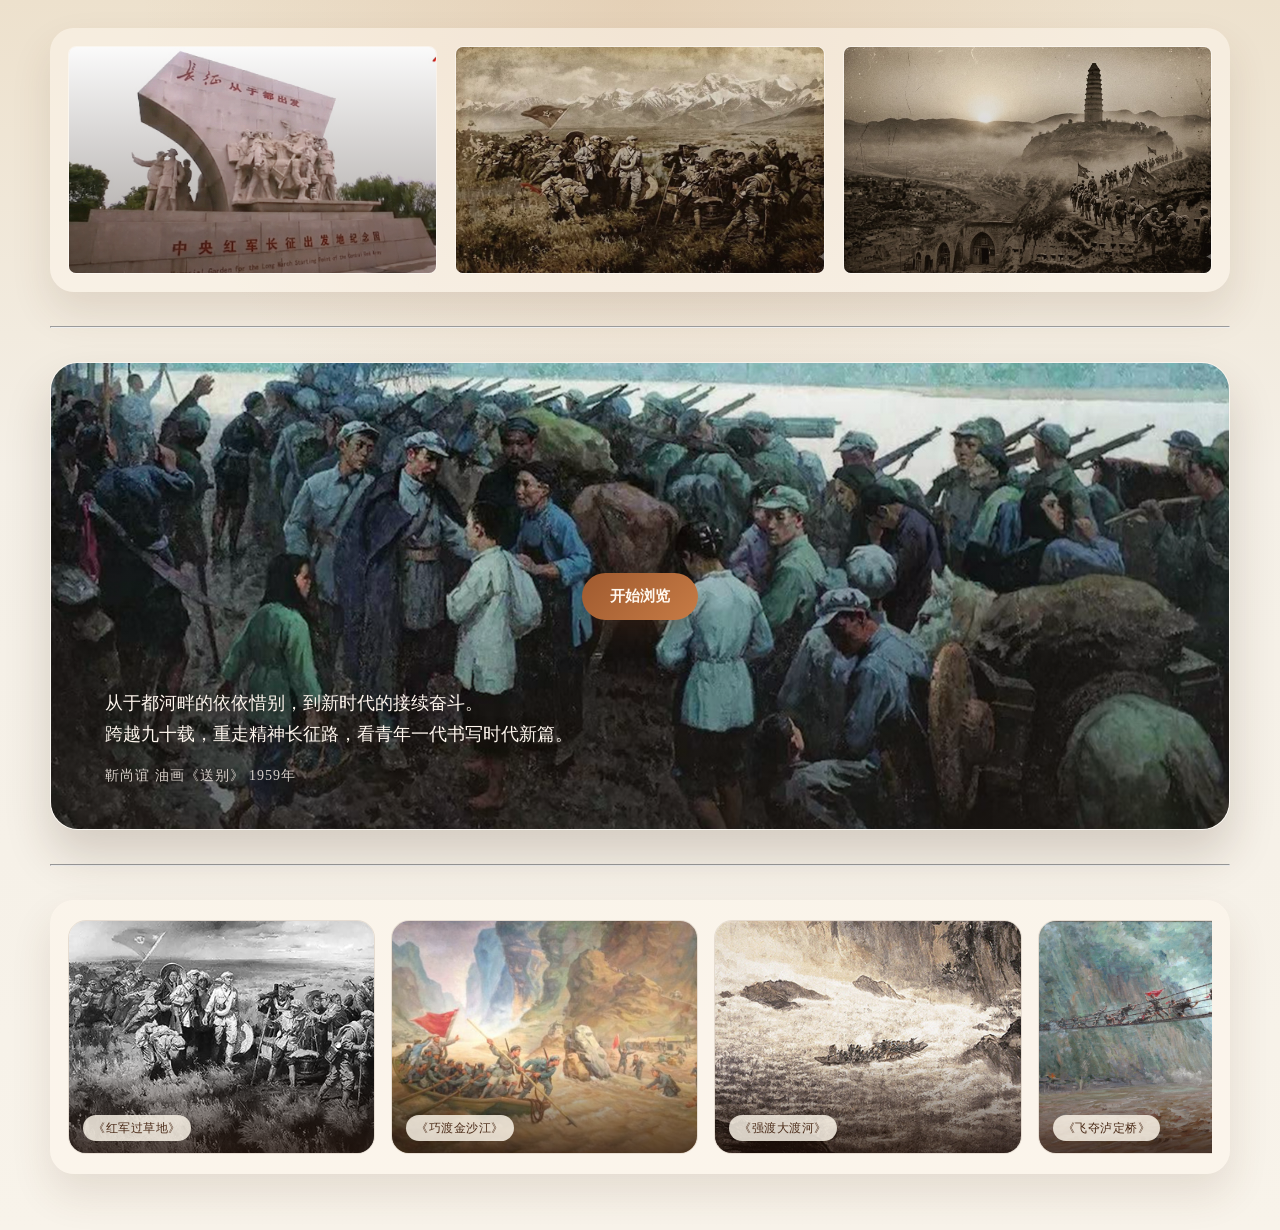
<file: index.html>
<!DOCTYPE html>
<html lang="zh-CN">
<head>
    <meta charset="UTF-8">
    <meta name="viewport" content="width=device-width, initial-scale=1.0">
    <title>历史作业开始页</title>
    <link rel="stylesheet" href="css/index.css">
</head>
<body>
    <main class="home">
        <section class="home-top-gallery">
            <div class="home-top-card">
                <img src="resources\img\长征出发.jpg" alt="顶部图片 1">
            </div>
            <div class="home-top-card">
                <img src="resources\img\途中.jpg" alt="顶部图片 2">
            </div>
            <div class="home-top-card">
                <img src="resources\img\宝塔山晨曦.jpg" alt="顶部图片 3">
            </div>
        </section>

        <hr>

        <section class="home-middle">
            <article>
                <img src="resources\img\送别.jpg" alt="中部图片展示">
                <p>从于都河畔的依依惜别，到新时代的接续奋斗。<br>
                    跨越九十载，重走精神长征路，看青年一代书写时代新篇。
                </p>
                <footer>靳尚谊 油画《送别》 1959年</footer>
                <div class="home-middle-button">
                    <button type="button" onclick="window.location.href='page2.html'">开始浏览</button>
                </div>
            </article>
        </section>

        <hr>

        <section class="scroll-section">
            <div class="scroll-wrap">
                <div class="scroll-track">
                    <div class="scroll-item">
                        <img src="resources\img\红军过草地.png" alt="滚动图片 1">
                        <span>《红军过草地》</span>
                    </div> <!--https://www.12371.cn/2024/11/19/ARTI1731979792927993.shtml -->
                    <div class="scroll-item">
                        <img src="resources\img\巧渡金沙江.jpg" alt="滚动图片 2">
                        <span>《巧渡金沙江》</span>
                    </div> <!--https://www.12371.cn/2021/10/21/ARTI1634810104798403.shtml -->
                    <div class="scroll-item">
                        <img src="resources\img\强渡大渡河.jpg" alt="滚动图片 3">
                        <span>《强渡大渡河》</span>
                    </div>
                    <div class="scroll-item">
                        <img src="resources\img\飞夺泸定桥.png" alt="滚动图片 4">
                        <span>《飞夺泸定桥》</span>
                    </div>
                    <div class="scroll-item">
                        <img src="resources\img\红军过雪山.jpg" alt="滚动图片 5">
                        <span>《红军过雪山》 </span>
                    </div>
                    <div class="scroll-item">
                        <img src="resources\img\三大主力军会师.jpg" alt="滚动图片 6">
                        <span>《红军三大主力会师》</span>
                    </div>
                    <div class="scroll-item">
                        <img src="resources\img\红军过草地.png" alt="滚动图片 1 复制">
                        <span>《红军过草地》</span>
                    </div>
                    <div class="scroll-item">
                        <img src="resources\img\巧渡金沙江.jpg" alt="滚动图片 2 复制">
                        <span>《巧渡金沙江》</span>
                    </div>
                    <div class="scroll-item">
                        <img src="resources\img\强渡大渡河.jpg" alt="滚动图片 3 复制">
                        <span>《强渡大渡河》</span>
                    </div>
                    <div class="scroll-item">
                        <img src="resources\img\飞夺泸定桥.png" alt="滚动图片 4 复制">
                        <span>《飞夺泸定桥》</span>
                    </div>
                    <div class="scroll-item">
                        <img src="resources\img\红军过雪山.jpg" alt="滚动图片 5 复制">
                        <span>《红军过雪山》 </span>
                    </div>
                    <div class="scroll-item">
                        <img src="resources\img\三大主力军会师.jpg" alt="滚动图片 6 复制">
                        <span>《红军三大主力会师》</span>
                    </div>
                </div>
            </div>
        </section>
    </main>
    <script src="js/index.js"></script>
</body>
</html>
</file>
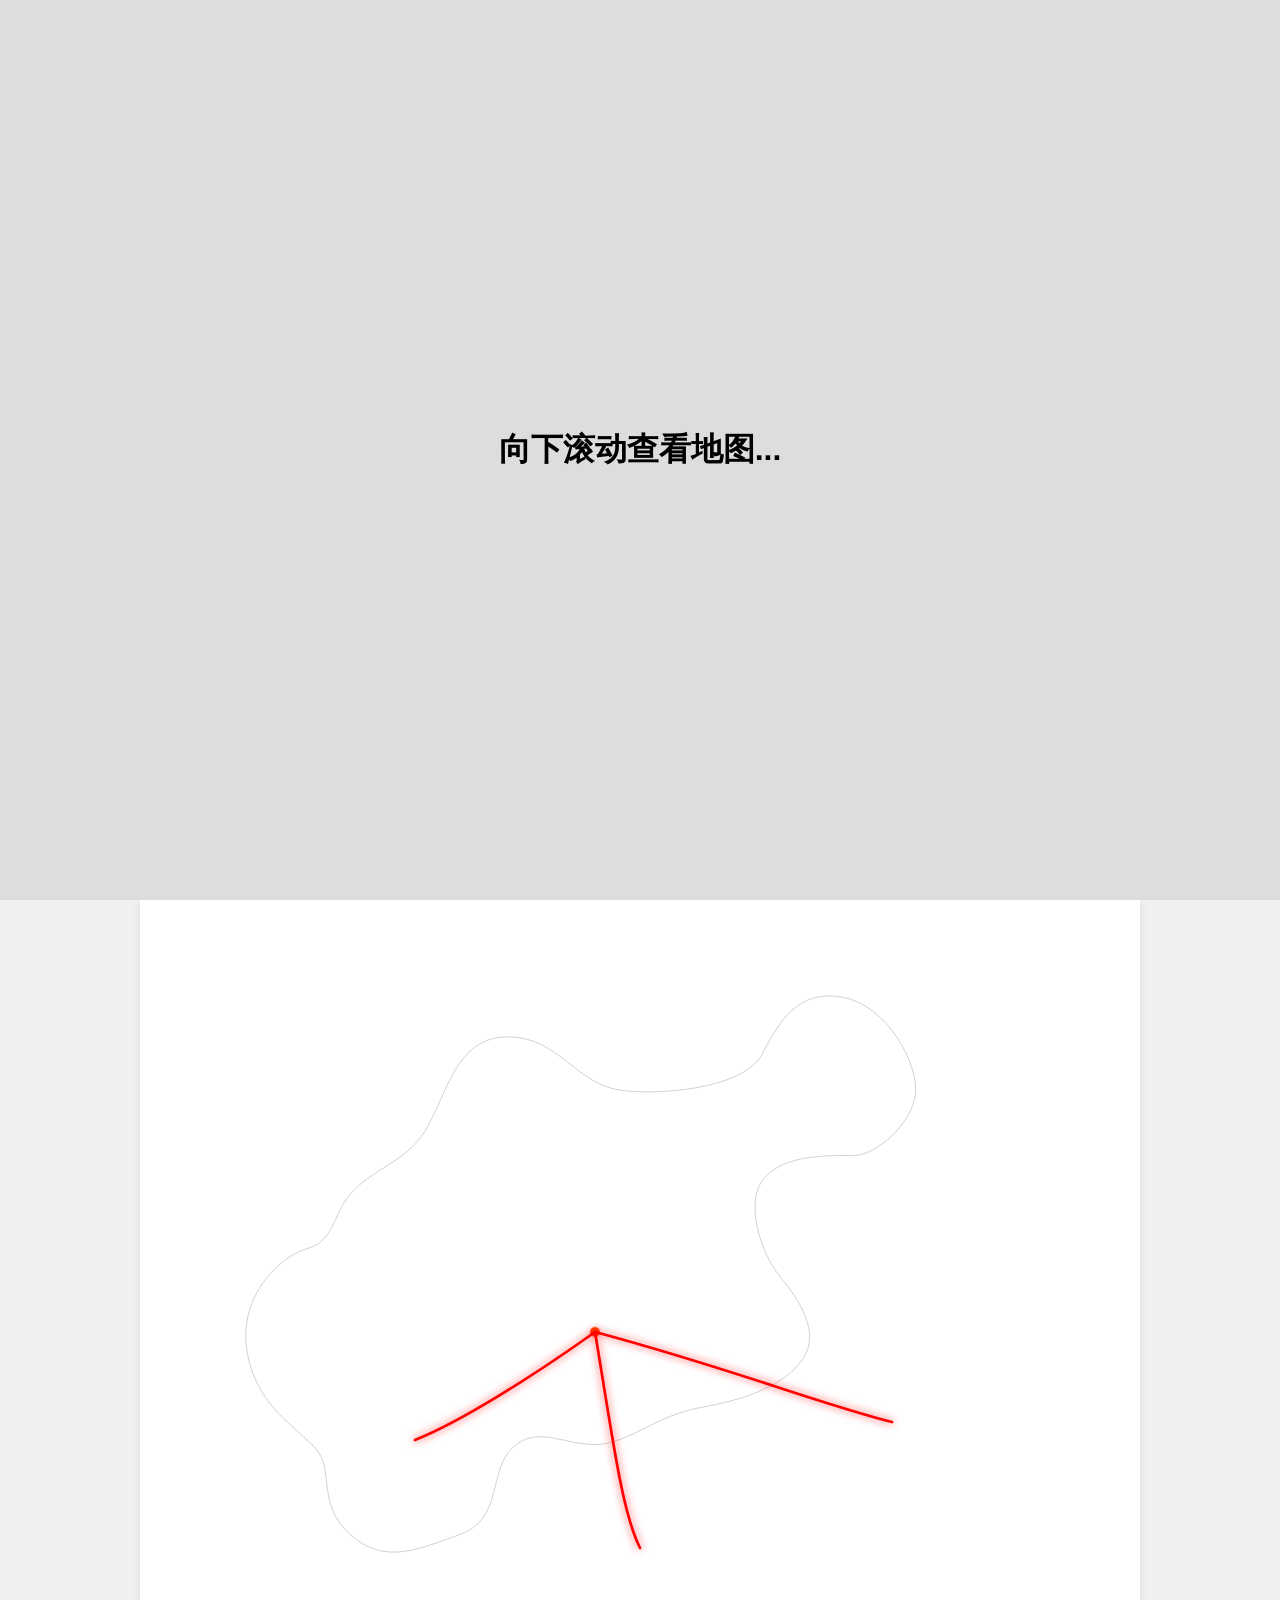
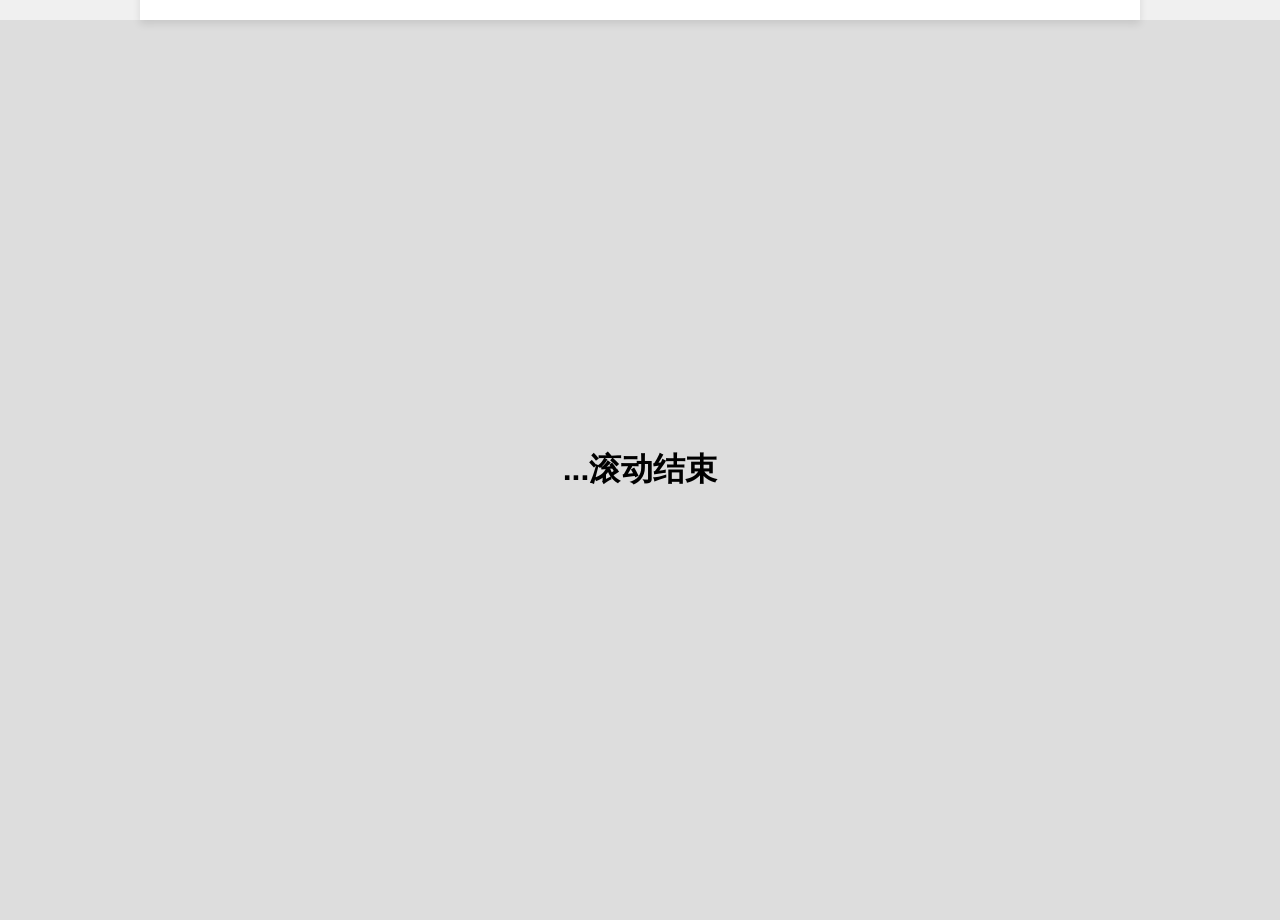
<file: test.html>
<!DOCTYPE html>
<html lang="zh">
<head>
    <meta charset="UTF-8">
    <meta name="viewport" content="width=device-width, initial-scale=1.0">
    <title>红军会师 - 中国地图动画</title>
    <style>
        body {
            margin: 0;
            padding: 0;
            font-family: sans-serif;
            background-color: #f0f0f0;
            display: flex;
            flex-direction: column;
            align-items: center;
        }

        /* 用于占位，模拟用户滚动 */
        .spacer {
            height: 100vh;
            width: 100%;
            display: flex;
            justify-content: center;
            align-items: center;
            background-color: #ddd;
        }

        /* 地图容器 */
        #map-container {
            width: 80%; /* 调整地图大小 */
            max-width: 1000px;
            height: 80vh; /* 地图区域高度 */
            position: relative;
            background-color: #fff;
            box-shadow: 0 4px 8px rgba(0,0,0,0.1);
            overflow: hidden; /* 裁剪发光效果 */
            display: flex;
            justify-content: center;
            align-items: center;
        }

        /* SVG 地图样式 */
        #china-map {
            width: 100%;
            height: 100%;
        }

        /* 地图轮廓样式 - 抽象线条 */
        .map-outline {
            fill: none;
            stroke: #ccc;
            stroke-width: 1;
        }

        /* 方面军路线基础样式 - 红色发光 */
        .army-line {
            fill: none;
            stroke: red;
            stroke-width: 3;
            stroke-linecap: round;
            filter: drop-shadow(0 0 5px rgba(255, 0, 0, 0.8)); /* 红色发光 */
            /* 初始状态：通过 stroke-dashoffset 隐藏 */
            stroke-dasharray: 1000;
            stroke-dashoffset: 1000;
            opacity: 0;
            transition: opacity 0.3s ease;
        }

        /* 当动画开始时，线条可见 */
        .animate-lines .army-line {
            opacity: 1;
        }

        /* 会宁点位 */
        #huining-marker {
            fill: #ff4500;
            stroke: #fff;
            stroke-width: 1;
        }

        /* 金色光芒爆裂效果 */
        #golden-burst {
            position: absolute;
            width: 50px; /* 初始大小 */
            height: 50px;
            background: radial-gradient(circle, rgba(255,215,0,1) 0%, rgba(255,165,0,0) 70%);
            border-radius: 50%;
            transform: translate(-50%, -50%) scale(0); /* 居中并缩小 */
            opacity: 0;
            filter: blur(5px) drop-shadow(0 0 15px rgba(255, 215, 0, 1));
            pointer-events: none; /* 防止遮挡交互 */
        }

        /* 金色光芒爆裂动画 */
        @keyframes burstAnimation {
            0% { transform: translate(-50%, -50%) scale(0); opacity: 1; }
            50% { transform: translate(-50%, -50%) scale(10); opacity: 1; filter: blur(2px) drop-shadow(0 0 30px rgba(255, 215, 0, 1)); }
            100% { transform: translate(-50%, -50%) scale(20); opacity: 0; }
        }

        /* 触发动画的类 */
        .trigger-burst #golden-burst {
            animation: burstAnimation 1.5s ease-out forwards;
        }

    </style>
</head>
<body>

    <div class="spacer">
        <h1>向下滚动查看地图...</h1>
    </div>

    <div id="map-container">
        <svg id="china-map" viewBox="0 0 1000 800">
            <defs>
                <filter id="strong-glow" x="-50%" y="-50%" width="200%" height="200%">
                    <feGaussianBlur stdDeviation="4" result="coloredBlur"/>
                    <feMerge>
                        <feMergeNode in="coloredBlur"/>
                        <feMergeNode in="SourceGraphic"/>
                    </feMerge>
                </filter>
            </defs>

            <path class="map-outline" d="M165,348 C185,301 236,298 261,257 C286,216 295,152 353,152 C411,152 429,207 483,212 C537,217 618,206 636,171 C654,136 675,99 725,108 C775,117 810,183 806,216 C802,249 762,284 737,284 C712,284 661,282 638,309 C615,336 635,394 656,419 C677,444 701,481 681,510 C661,539 618,555 567,564 C516,573 487,605 450,605 C413,605 385,583 358,609 C331,635 348,688 300,705 C252,722 216,739 178,705 C140,671 161,634 140,610 C119,586 78,565 65,510 C52,455 83,415 110,397 C137,379 145,395 165,348 Z" />

            <circle id="huining-marker" cx="450" cy="480" r="6" />

            <path id="army-1" class="army-line" d="M780,580 C700,560 600,520 450,480" />
            <path id="army-2" class="army-line" d="M500,720 C480,680 470,600 450,480" />
            <path id="army-4" class="army-line" d="M250,600 C300,580 380,530 450,480" />
        </svg>

        <div id="golden-burst"></div>
    </div>

    <div class="spacer">
        <h1>...滚动结束</h1>
    </div>

    <script>
        // 获取元素
        const mapContainer = document.getElementById('map-container');
        const lines = document.querySelectorAll('.army-line');
        const huiningMarker = document.getElementById('huining-marker');
        const goldenBurst = document.getElementById('golden-burst');

        // 1. 设置 SVG 线条的初始 dasharray 和 dashoffset 
        // 我们需要动态获取线条的长度
        lines.forEach(line => {
            const length = line.getTotalLength();
            // 设置一个足够大的值
            line.style.strokeDasharray = length;
            line.style.strokeDashoffset = length;
        });

        // 2. 调整金色光芒的初始位置到 SVG 会宁点位
        // 需要将 SVG 坐标转换为屏幕百分比位置
        const svg = document.getElementById('china-map');
        const point = svg.createSVGPoint();
        point.x = parseFloat(huiningMarker.getAttribute('cx'));
        point.y = parseFloat(huiningMarker.getAttribute('cy'));
        
        // CTM (Current Transformation Matrix) 提供了 SVG 坐标到屏幕坐标的转换
        const ctm = huiningMarker.getScreenCTM();
        if (ctm) {
            const screenPoint = point.matrixTransform(ctm);
            // 这里我们用绝对定位相对于容器，所以需要相对于容器的位置
            // 简单的方法是相对于容器居中，然后微调，或者直接计算相对于容器左上角的百分比
            // 下面的方法计算相对于 viewBox 的百分比，然后应用
            const viewBox = svg.viewBox.baseVal;
            const percentX = (point.x / viewBox.width) * 100;
            const percentY = (point.y / viewBox.height) * 100;
            goldenBurst.style.left = `${percentX}%`;
            goldenBurst.style.top = `${percentY}%`;
        } else {
            // 备选：如果无法获取 CTM (比如初始隐藏)，根据 viewBox 比例手动设置
            goldenBurst.style.left = '45%'; // 450 / 1000
            goldenBurst.style.top = '60%'; // 480 / 800
        }


        // 3. 定义 Intersection Observer 的回调函数
        const onIntersection = (entries, observer) => {
            entries.forEach(entry => {
                if (entry.isIntersecting) {
                    console.log('地图进入视野，开始动画');
                    // 标记线条开始动画（使其可见）
                    mapContainer.classList.add('animate-lines');

                    // 4. 开始线条蔓延动画
                    lines.forEach((line, index) => {
                        // 使用 Web Animations API 提供更精确的控制
                        line.animate(
                            [
                                { strokeDashoffset: line.getTotalLength() },
                                { strokeDashoffset: 0 }
                            ],
                            {
                                duration: 1500, // 快速蔓延，1.5秒
                                easing: 'ease-out',
                                fill: 'forwards',
                                delay: index * 100 // 可选：让三条线稍有先后，增加层次感
                            }
                        );
                    });

                    // 5. 在线条汇合后触发金色光芒爆裂
                    // 我们在最长的动画结束后触发爆裂。
                    // 这里的 1500ms 对应线条动画的 duration。
                    setTimeout(() => {
                        console.log('线条汇合，触发爆裂');
                        mapContainer.classList.add('trigger-burst');
                    }, 1500); 

                    // 动画只触发一次，之后停止观察
                    observer.unobserve(entry.target);
                }
            });
        };

        // 6. 创建 Observer 实例
        // rootMargin: '-10% 0px' 表示在进入视野 10% 后触发
        const observer = new IntersectionObserver(onIntersection, {
            root: null, // 默认使用视口
            rootMargin: '-10% 0px',
            threshold: 0.1 // 目标元素 10% 可见时触发
        });

        // 7. 开始观察地图容器
        observer.observe(mapContainer);

    </script>
</body>
</html>
</file>
<file: css/index.css>
:root {
    --bg: #f4efe6;
    --text: #2f241d;
    --accent: #9f5a2f;
    --accent-dark: #7b4320;
    --line: rgba(71, 46, 29, 0.12);
}

* {
    box-sizing: border-box;
}

body {
    margin: 0;
    min-height: 100vh;
    font-family: "Microsoft YaHei", "Noto Serif SC", serif;
    color: var(--text);
    background:
        radial-gradient(circle at top, rgba(197, 148, 101, 0.22), transparent 36%),
        linear-gradient(180deg, #ede1cd 0%, var(--bg) 38%, #f8f3ea 100%);
}

.home {
    width: min(1180px, calc(100% - 32px));
    margin: 0 auto;
    min-height: 100vh;
    padding: 28px 0 56px;
}

.home-top-gallery {
    display: grid;
    grid-template-columns: repeat(3, 1fr);
    gap: 18px;
    min-height: clamp(220px, 26vh, 300px);
    padding: 18px;
    border-radius: 24px;
    background: rgba(255, 248, 238, 0.52);
    box-shadow: 0 20px 40px rgba(90, 58, 34, 0.12);
    margin-bottom: 34px;
}

.home-top-card {
    position: relative;
    min-height: clamp(180px, 22vh, 240px);
    border-radius: 8px;
    overflow: hidden;
    border: 1px solid rgba(255, 255, 255, 0.45);
}

.home-top-card img,
.home-middle img,
.scroll-track img {
    width: 100%;
    height: 100%;
    object-fit: cover;
    display: block;
}

.home-top-card::after,
.home-middle::after {
    content: "";
    position: absolute;
    inset: 0;
    background: linear-gradient(180deg, rgba(34, 22, 16, 0.02), rgba(34, 22, 16, 0.42));
}

.home-top-card span {
    position: absolute;
    left: 18px;
    bottom: 16px;
    z-index: 1;
    padding: 8px 14px;
    border-radius: 999px;
    background: rgba(255, 248, 236, 0.78);
    backdrop-filter: blur(8px);
    font-size: 14px;
    letter-spacing: 1px;
}

.home-middle {
    position: relative;
    height: clamp(420px, 52vh, 580px);
    border-radius: 28px;
    overflow: hidden;
    margin-top: 34px;
    margin-bottom: 34px;
    border: 1px solid rgba(255, 255, 255, 0.5);
    box-shadow: 0 26px 46px rgba(63, 37, 21, 0.18);
}

.home-middle article {
    position: relative;
    width: 100%;
    height: 100%;
}

.home-middle-button {
    position: absolute;
    inset: 0;
    z-index: 1;
    display: flex;
    flex-direction: column;
    justify-content: center;
    align-items: flex-start;
    padding: 0 54px;
    color: #fffaf3;
}

.home-middle-button button {
    border: 0;
    border-radius: 999px;
    padding: 14px 28px;
    font-size: 15px;
    font-weight: 700;
    color: #fff8ef;
    background: linear-gradient(135deg, var(--accent), #c77b45);
    cursor: pointer;
    box-shadow: 0 12px 24px rgba(88, 46, 22, 0.3);
    transition: transform 0.2s ease, background 0.2s ease;
    align-self: center;
}

.home-middle-button button:hover {
    transform: translateY(-2px);
    background: linear-gradient(135deg, #b66636, var(--accent-dark));
}

.home-middle article p,
.home-middle article footer {
    position: absolute;
    left: 54px;
    z-index: 2;
    margin: 0;
    color: #fff7ef;
    text-shadow: 0 4px 16px rgba(33, 14, 8, 0.45);
}

.home-middle article p {
    bottom: 80px;
    max-width: 540px;
    font-size: 18px;
    line-height: 1.7;
}

.home-middle article footer {
    bottom: 44px;
    font-size: 14px;
    letter-spacing: 1px;
    color: rgba(255, 247, 239, 0.82);
}

.scroll-section {
    overflow: hidden;
    padding: 20px 18px;
    border-radius: 24px;
    background: rgba(255, 248, 238, 0.5);
    box-shadow: 0 20px 40px rgba(90, 58, 34, 0.12);
    margin-top: 34px;
}

.scroll-wrap {
    overflow: hidden;
}

.scroll-track {
    display: flex;
    width: max-content;
    animation: move 24s linear infinite;
}

.scroll-wrap:hover .scroll-track {
    animation-play-state: paused;
}

.scroll-item {
    position: relative;
    width: clamp(260px, 24vw, 320px);
    height: clamp(190px, 26vh, 250px);
    margin-right: 16px;
    border-radius: 18px;
    overflow: hidden;
    flex: 0 0 auto;
    border: 1px solid rgba(80, 51, 31, 0.12);
}

.scroll-item::after {
    content: "";
    position: absolute;
    inset: auto 0 0;
    height: 42%;
    background: linear-gradient(180deg, rgba(34, 18, 10, 0), rgba(34, 18, 10, 0.72));
    pointer-events: none;
}

.scroll-item img {
    transition: transform 0.25s ease;
}

.scroll-item:hover img {
    transform: scale(1.04);
}

.scroll-item span {
    position: absolute;
    left: 14px;
    bottom: 12px;
    z-index: 1;
    padding: 6px 10px;
    border-radius: 999px;
    background: rgba(255, 248, 236, 0.82);
    color: #4a2a17;
    font-size: 12px;
    line-height: 1.2;
    letter-spacing: 0.5px;
    box-shadow: 0 8px 18px rgba(32, 16, 8, 0.14);
}

@keyframes move {
    from {
        transform: translateX(0);
    }
    to {
        transform: translateX(-50%);
    }
}

@media (max-width: 840px) {
    .home-top-gallery {
        grid-template-columns: 1fr;
        min-height: auto;
    }

    .home-top-card {
        min-height: clamp(170px, 22vh, 220px);
    }

    .home-middle {
        height: clamp(340px, 44vh, 420px);
    }

    .home-middle-button {
        padding: 28px;
    }

    .home-middle article p,
    .home-middle article footer {
        left: 28px;
    }

    .home-middle article p {
        bottom: 88px;
        font-size: 16px;
    }

    .home-middle article footer {
        bottom: 36px;
    }

    .home-middle-button p {
        max-width: none;
    }

    .scroll-item {
        width: clamp(220px, 54vw, 260px);
        height: clamp(160px, 22vh, 210px);
    }
}
</file>
